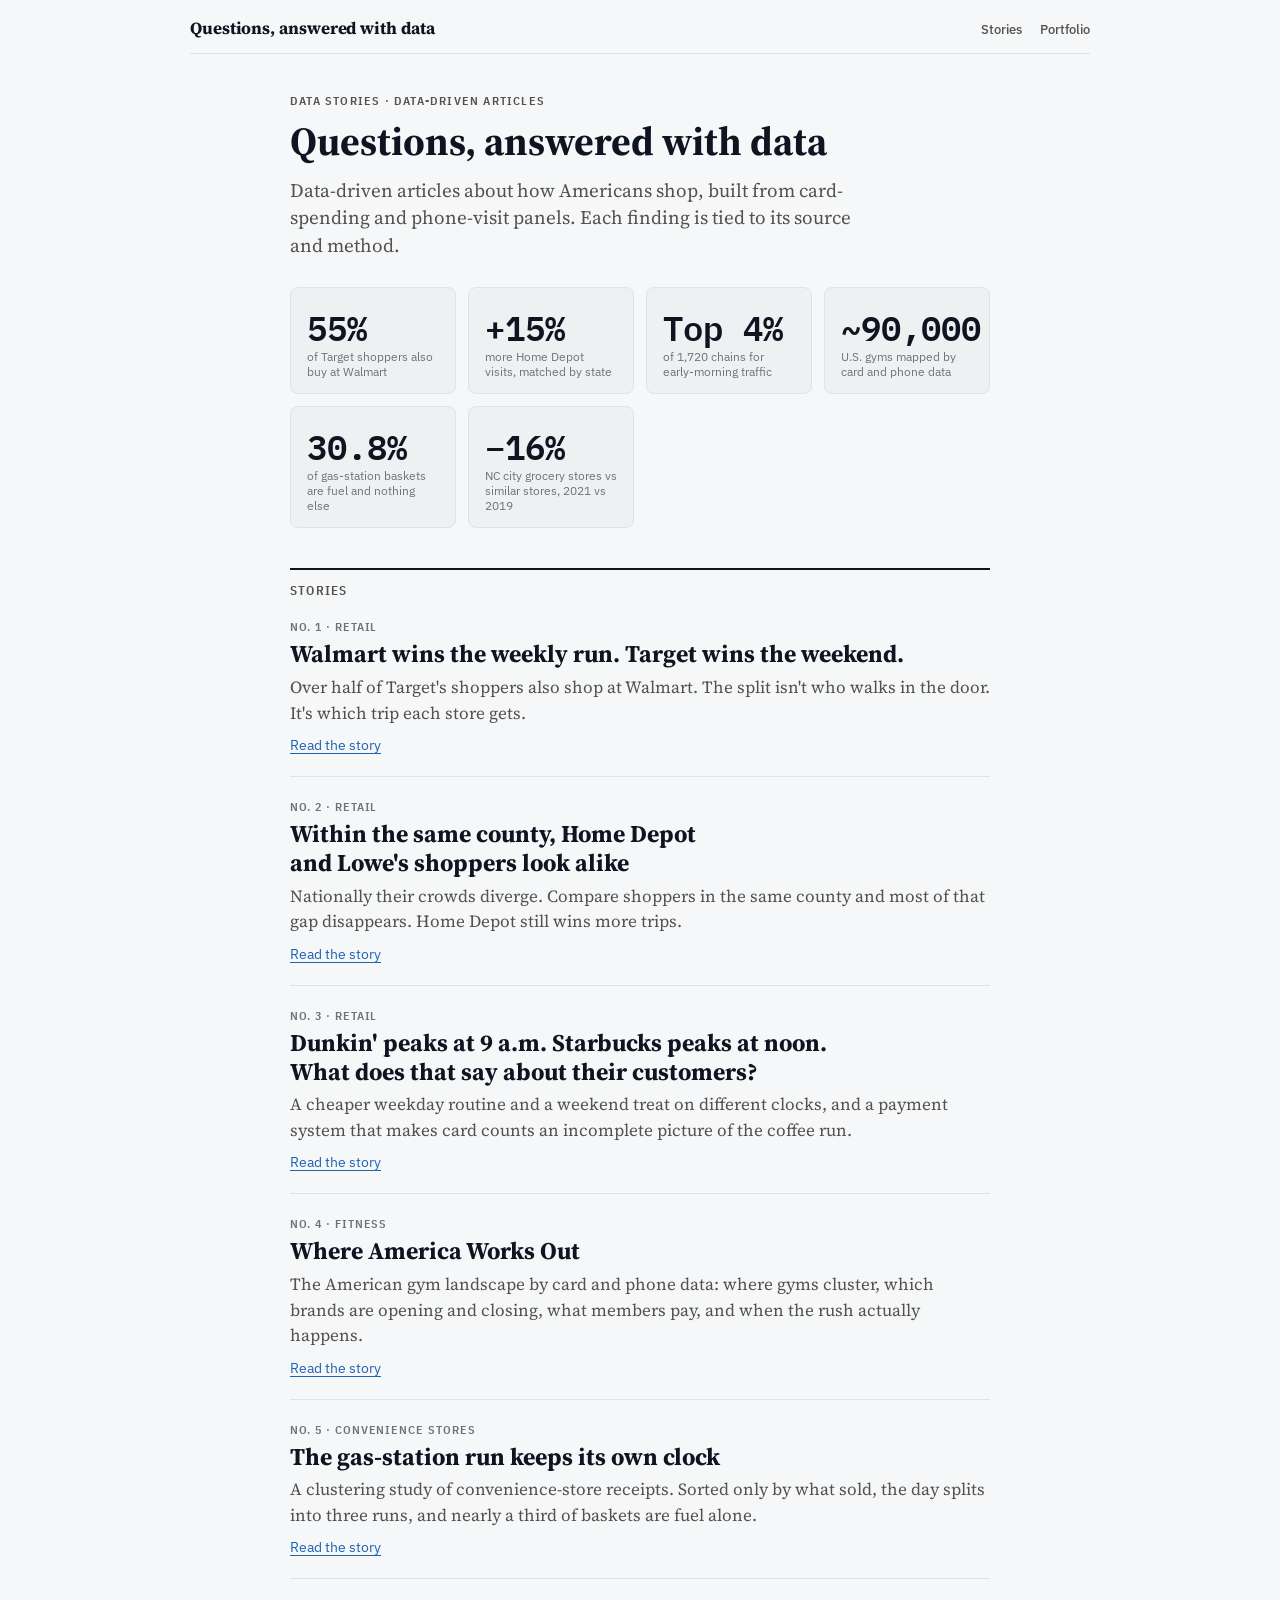
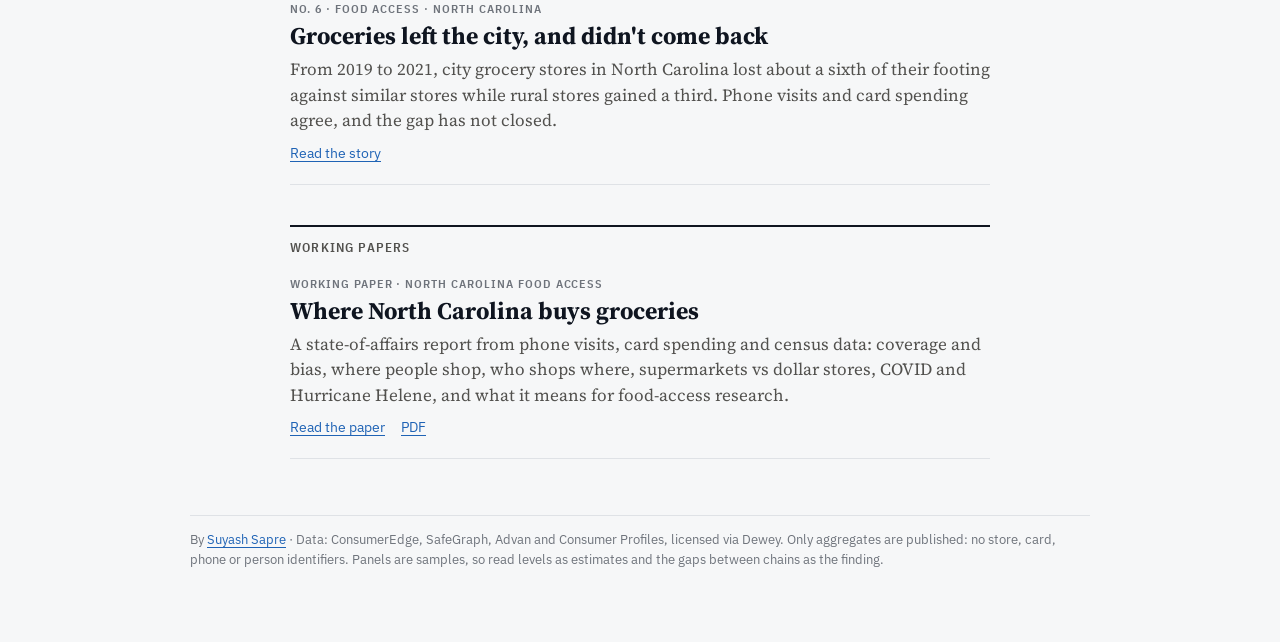
<file: index.html>
<!doctype html>
<html lang="en">
<head>
<meta charset="utf-8">
<meta name="viewport" content="width=device-width,initial-scale=1,viewport-fit=cover">
<title>Questions, Answered with Data</title>
<meta name="description" content="Data-driven articles about how Americans shop, from card-spending and phone-visit panels.">
<link rel="preconnect" href="https://fonts.googleapis.com"><link rel="preconnect" href="https://fonts.gstatic.com" crossorigin>
<link rel="stylesheet" href="https://fonts.googleapis.com/css2?family=IBM+Plex+Mono:wght@400;500;600&family=IBM+Plex+Sans+Condensed:wght@500;600;700&family=IBM+Plex+Sans:ital,wght@0,400;0,500;0,600;1,400&family=Source+Serif+4:ital,opsz,wght@0,8..60,400;0,8..60,600;0,8..60,700;1,8..60,400&display=swap">
<link rel="stylesheet" href="assets/site.css">
</head>
<body>
<header class="site-head"><a class="wordmark" href="index.html">Questions, answered with data</a><nav class="site-links" aria-label="Site"><a href="index.html#stories">Stories</a><a href="https://suyashh77.github.io/suyashsapre_portfolio/">Portfolio</a></nav></header>
<main class="index">
  <div class="intro"><div class="kicker">Data stories · data-driven articles</div>
  <h1>Questions, answered with data</h1>
  <p class="dek">Data-driven articles about how Americans shop, built from card-spending and phone-visit panels. Each finding is tied to its source and method.</p></div>
  <div class="hook stat-row">
    <a class="stat" href="walmart-vs-target/index.html"><div class="value">55%</div><div class="sub">of Target shoppers also buy at Walmart</div></a>
    <a class="stat" href="home-depot-vs-lowes/index.html"><div class="value">+15%</div><div class="sub">more Home Depot visits, matched by state</div></a>
    <a class="stat" href="dunkin-vs-starbucks/index.html"><div class="value">Top 4%</div><div class="sub">of 1,720 chains for early-morning traffic</div></a>
    <a class="stat" href="gyms/index.html"><div class="value">~90,000</div><div class="sub">U.S. gyms mapped by card and phone data</div></a>
    <a class="stat" href="gas-station-run/index.html"><div class="value">30.8%</div><div class="sub">of gas-station baskets are fuel and nothing else</div></a>
    <a class="stat" href="covid-groceries/index.html"><div class="value">−16%</div><div class="sub">NC city grocery stores vs similar stores, 2021 vs 2019</div></a>
  </div>
  <section class="shelf" id="stories"><h2>Stories</h2>
    <article class="entry"><div class="n">No. 1 · Retail</div>
      <h3><a href="walmart-vs-target/index.html">Walmart wins the weekly run. Target wins the weekend.</a></h3><p>Over half of Target&#x27;s shoppers also shop at Walmart. The split isn&#x27;t who walks in the door. It&#x27;s which trip each store gets.</p>
      <div class="links"><a href="walmart-vs-target/index.html">Read the story</a></div></article>
    <article class="entry"><div class="n">No. 2 · Retail</div>
      <h3><a href="home-depot-vs-lowes/index.html">Within the same county, Home Depot and Lowe&#x27;s shoppers look alike</a></h3><p>Nationally their crowds diverge. Compare shoppers in the same county and most of that gap disappears. Home Depot still wins more trips.</p>
      <div class="links"><a href="home-depot-vs-lowes/index.html">Read the story</a></div></article>
    <article class="entry"><div class="n">No. 3 · Retail</div>
      <h3><a href="dunkin-vs-starbucks/index.html">Dunkin&#x27; peaks at 9 a.m. Starbucks peaks at noon. What does that say about their customers?</a></h3><p>A cheaper weekday routine and a weekend treat on different clocks, and a payment system that makes card counts an incomplete picture of the coffee run.</p>
      <div class="links"><a href="dunkin-vs-starbucks/index.html">Read the story</a></div></article>
    <article class="entry"><div class="n">No. 4 · Fitness</div>
      <h3><a href="gyms/index.html">Where America Works Out</a></h3><p>The American gym landscape by card and phone data: where gyms cluster, which brands are opening and closing, what members pay, and when the rush actually happens.</p>
      <div class="links"><a href="gyms/index.html">Read the story</a></div></article>
    <article class="entry"><div class="n">No. 5 · Convenience stores</div>
      <h3><a href="gas-station-run/index.html">The gas-station run keeps its own clock</a></h3><p>A clustering study of convenience-store receipts. Sorted only by what sold, the day splits into three runs, and nearly a third of baskets are fuel alone.</p>
      <div class="links"><a href="gas-station-run/index.html">Read the story</a></div></article>
    <article class="entry"><div class="n">No. 6 · Food access · North Carolina</div>
      <h3><a href="covid-groceries/index.html">Groceries left the city, and didn&#x27;t come back</a></h3><p>From 2019 to 2021, city grocery stores in North Carolina lost about a sixth of their footing against similar stores while rural stores gained a third. Phone visits and card spending agree, and the gap has not closed.</p>
      <div class="links"><a href="covid-groceries/index.html">Read the story</a></div></article>
  </section>
  <section class="shelf" id="papers"><h2>Working papers</h2>
    <article class="entry"><div class="n">Working paper · North Carolina food access</div>
      <h3><a href="papers/nc-grocery-2026/index.html">Where North Carolina buys groceries</a></h3><p>A state-of-affairs report from phone visits, card spending and census data: coverage and bias, where people shop, who shops where, supermarkets vs dollar stores, COVID and Hurricane Helene, and what it means for food-access research.</p>
      <div class="links"><a href="papers/nc-grocery-2026/index.html">Read the paper</a><a href="papers/nc-grocery-2026/Where_North_Carolina_Buys_Groceries.pdf">PDF</a></div></article>
  </section>
</main>
<footer class="site-foot">By <a href="https://suyashh77.github.io/suyashsapre_portfolio/">Suyash Sapre</a> · Data: ConsumerEdge, SafeGraph, Advan and Consumer Profiles, licensed via Dewey. Only aggregates are published: no store, card, phone or person identifiers. Panels are samples, so read levels as estimates and the gaps between chains as the finding.</footer>
</body>
</html>
</file>
<file: assets/site.css>
/* Questions, answered with data: one stylesheet for every page on the site.
   Pages set their pair colours (--a, --b) inline; everything else comes from here. */

:root{
  color-scheme:light;
  --bg:#f6f7f8; --surface:#fcfcfb; --sunk:#eef0f2; --ink:#0f1520; --muted:#52514e; --faint:#6e737b;
  --rule:#dfe2e6; --grid:#eceef1; --accent:#2a78d6; --accent-ink:#1f63b5;
  --ctx:#b4b8bf; --ctx-strong:#8a8f98; --note:#0f1520;
  --a:#2a78d6; --b:#eb6834;
  --serif:"Source Serif 4",Georgia,"Times New Roman",serif;
  --body:"IBM Plex Sans",system-ui,-apple-system,"Segoe UI",sans-serif;
  --display:"IBM Plex Sans Condensed","Arial Narrow",system-ui,sans-serif;
  --mono:"IBM Plex Mono",ui-monospace,SFMono-Regular,Menlo,monospace;
  --prose:700px; --page:900px; --wide:1200px;
}
@media (prefers-color-scheme: dark){
  :root:not([data-theme="light"]){
    color-scheme:dark;
    --bg:#121315; --surface:#1a1b1d; --sunk:#202226; --ink:#f3f4f6; --muted:#c3c2b7; --faint:#9a9da4;
    --rule:#2d2f33; --grid:#26282c; --accent:#5b9cf0; --accent-ink:#7fb2f5;
    --ctx:#4d5157; --ctx-strong:#7a7e85; --note:#f3f4f6;
  }
}
:root[data-theme="dark"]{
  color-scheme:dark;
  --bg:#121315; --surface:#1a1b1d; --sunk:#202226; --ink:#f3f4f6; --muted:#c3c2b7; --faint:#9a9da4;
  --rule:#2d2f33; --grid:#26282c; --accent:#5b9cf0; --accent-ink:#7fb2f5;
  --ctx:#4d5157; --ctx-strong:#7a7e85; --note:#f3f4f6;
}

/* ---------- base ---------- */
*{box-sizing:border-box}
html{-webkit-text-size-adjust:100%}
body{margin:0;background:var(--bg);color:var(--ink);font:16px/1.55 var(--body);padding-inline:16px;padding-block:0 72px}
img{max-width:100%}
[hidden]{display:none!important}
a{color:var(--accent-ink);text-underline-offset:3px}
a:focus-visible,button:focus-visible,select:focus-visible,input:focus-visible{outline:2px solid var(--accent);outline-offset:2px}
h1,h2,h3{text-wrap:balance}
.num{font-family:var(--mono);font-variant-numeric:tabular-nums;font-size:.94em}
@media (prefers-reduced-motion:reduce){*{transition:none!important;scroll-behavior:auto!important}}

/* ---------- site header (every page) ---------- */
.site-head{max-width:var(--page);margin:0 auto;display:flex;flex-wrap:wrap;align-items:baseline;justify-content:space-between;gap:8px 20px;padding-block:18px 14px;border-bottom:1px solid var(--rule)}
.site-head.wide{max-width:var(--wide)}
.wordmark{font:700 17px/1.2 var(--serif);color:var(--ink);text-decoration:none;letter-spacing:-.005em}
.wordmark:hover{color:var(--accent-ink)}
.site-links{display:flex;flex-wrap:wrap;gap:4px 18px;font:500 13px/1.4 var(--body)}
.site-links a{color:var(--muted);text-decoration:none}
.site-links a:hover,.site-links a[aria-current="page"]{color:var(--ink);text-decoration:underline}

/* story view switch: Story | Every chart */
.view-switch{margin:16px 0 0;display:flex;gap:2px;width:max-content;max-width:100%;padding:3px;border:1px solid var(--rule);border-radius:8px;background:var(--surface)}
.view-switch a{font:600 13px/1 var(--body);padding:8px 12px;border-radius:5px;color:var(--muted);text-decoration:none;white-space:nowrap}
.view-switch a:hover{color:var(--ink)}
.view-switch a[aria-current="page"]{background:var(--ink);color:var(--bg)}
.switch-row{max-width:var(--prose);margin:0 auto}

/* ---------- masthead (articles, chart pages, explorers) ---------- */
.masthead,header.top{max-width:var(--prose);margin:0 auto;padding-block:36px 18px;border-bottom:1px solid var(--rule);display:grid;gap:12px}
.masthead.wide{max-width:var(--wide)}
.kicker,.eyebrow{font:600 12px/1.2 var(--display);letter-spacing:.1em;text-transform:uppercase;color:var(--muted)}
.hed,header.top h1{font:700 clamp(28px,4.2vw,38px)/1.12 var(--serif);margin:0;letter-spacing:-.01em}
.dek,header.top .lede{font:italic 400 19px/1.45 var(--serif);color:var(--muted);margin:0;text-wrap:pretty;max-width:62ch}
.byline{font:500 13px var(--body);color:var(--faint)}
.stack{font:12px var(--body);color:var(--faint);margin-top:3px}
.stack b{font-weight:600;color:var(--muted)}
.key{display:flex;flex-wrap:wrap;gap:8px 16px;font:14px var(--body);color:var(--muted);align-items:center}
.sw{display:inline-block;width:12px;height:12px;border-radius:3px;margin-right:6px;vertical-align:-1px}
nav.toc{display:flex;flex-wrap:wrap;gap:6px 14px;font:14px var(--body)}
nav.toc a{color:var(--muted);text-decoration:none;border-bottom:1px solid var(--rule)}
nav.toc a:hover{color:var(--ink)}

/* ---------- article + chart-page body ---------- */
.article,.wrap{max-width:var(--page);margin:0 auto}
.prose{max-width:var(--prose);margin:0 auto}
.prose p{font:400 19px/1.62 var(--serif);margin:22px 0 0;text-wrap:pretty}
.prose .num,.explain .num{font-family:var(--serif);font-size:1em;font-variant-numeric:lining-nums tabular-nums}
.prose .q{font-weight:700}
h2.part{max-width:var(--page);font:600 13px/1 var(--display);letter-spacing:.09em;text-transform:uppercase;color:var(--muted);margin:52px auto 0;padding-top:14px;border-top:2px solid var(--ink)}

/* stories written as a plain <article> (gyms): same prose column and section labels */
.wrap > article > p{max-width:var(--prose);margin:22px auto 0;font:400 19px/1.62 var(--serif);text-wrap:pretty}
.wrap > article > h2,.wrap > h2:not(.part){max-width:var(--page);font:600 13px/1 var(--display);letter-spacing:.09em;text-transform:uppercase;color:var(--muted);margin:52px auto 0;padding-top:14px;border-top:2px solid var(--ink)}
.method{max-width:var(--prose);margin:52px auto 0;border-top:1px solid var(--rule);padding-top:14px;font:14px/1.55 var(--body);color:var(--muted)}
.method h2{font:600 13px var(--display);letter-spacing:.09em;text-transform:uppercase;margin:0 0 6px;color:var(--ink);border:0;padding:0}
.method p{margin:8px 0 0;font:inherit;max-width:none}

figure{margin:30px auto 10px;max-width:var(--page);border-top:2px solid var(--ink);padding:12px 0 0}
figure h3{font:600 20px/1.25 var(--display);margin:0}
.read{font:14px/1.5 var(--body);color:var(--muted);margin:6px 0 0}
.chart{margin-top:10px;position:relative}
.chart svg{display:block;width:100%;height:auto;overflow:visible}
.legend{display:flex;flex-wrap:wrap;gap:6px 16px;font:13px var(--body);color:var(--muted);margin-top:8px}
.explain{margin:14px 0 0;max-width:var(--prose)}
.explain p{font:400 17px/1.6 var(--serif);margin:10px 0 0}
.explain b{font-weight:600}
.src{font:12.5px/1.5 var(--body);color:var(--faint);margin-top:10px}
.callout{font:14px var(--body);background:var(--sunk);border-left:3px solid var(--ink);padding:8px 12px;margin-top:12px}
sup.ref{font:600 11px var(--body);color:var(--muted)}
sup.ref a{color:inherit;text-decoration:none}
.sources{max-width:var(--prose);margin:52px auto 0;border-top:1px solid var(--rule);padding-top:14px;font:14px/1.55 var(--body);color:var(--muted)}
.sources h2{font:600 13px var(--display);letter-spacing:.09em;text-transform:uppercase;margin:0 0 6px;color:var(--ink)}
.sources ol{margin:8px 0 0;padding-left:20px}
.sources li{margin:6px 0 0}
.sources p{margin:12px 0 0}
.wrap > footer{margin:48px auto 0;font:13px/1.55 var(--body);color:var(--faint);max-width:var(--prose)}

/* ---------- chart marks (d3 pages) ---------- */
.axis text{fill:var(--muted);font:12px var(--body)}
.axis path,.axis line{stroke:var(--rule)}
.grid line{stroke:var(--grid)}
.grid path{display:none}
.lab{fill:var(--ink);font:500 12px var(--body)}
.lab.muted{fill:var(--faint);font-weight:400}
.lab.small{font-size:11px}
.lab.strong{font-weight:700}
.halo,.ann{paint-order:stroke;stroke:var(--surface);stroke-width:3px;stroke-linejoin:round}
.grp{fill:var(--muted);font:600 11px var(--display);letter-spacing:.08em;text-transform:uppercase}
.note text,.ann{fill:var(--note);font:600 12px var(--body)}
.note line,.note path,.leader{stroke:var(--note);stroke-width:1;fill:none}
.ann.muted{fill:var(--muted);font-weight:400}
.ann.small{font-size:11px;font-weight:500;fill:var(--muted)}
.ann.strong{font-weight:700}
line.ref{stroke:var(--ctx-strong);stroke-dasharray:3 3}
.reflab{fill:var(--muted);font:12px var(--body)}
.ctxline{stroke:var(--ctx)}
.hit{fill:transparent}
.heat text{font:12px var(--body)}
.zero{stroke:var(--muted);stroke-width:1}
.tip{position:absolute;pointer-events:none;background:var(--ink);color:var(--bg);font:13px/1.4 var(--body);padding:6px 9px;border-radius:6px;white-space:nowrap;opacity:0;transform:translate(-50%,-110%);z-index:3}
.tip b{font-weight:600}

/* ---------- explorers: panels and controls ---------- */
.explorer{max-width:var(--wide);margin:0 auto}
.panel{background:var(--surface);border:1px solid var(--rule);border-radius:10px;padding:20px}
.panel h2,.panel h3{font:600 20px/1.25 var(--display);margin:0}
.panel-note,.note-text{font:13px/1.5 var(--body);color:var(--muted)}
.controls{display:flex;flex-wrap:wrap;gap:12px;align-items:flex-end}
.field{display:grid;gap:5px;min-width:0}
.field > label,.field > legend,.controls label{font:600 11px/1.2 var(--display);letter-spacing:.08em;text-transform:uppercase;color:var(--muted)}
select,input[type=search],input[type=text]{font:14px var(--body);color:var(--ink);background:var(--surface);border:1px solid var(--rule);border-radius:6px;padding:8px 10px;min-height:38px;max-width:100%}
select:hover,input:hover{border-color:var(--ctx-strong)}
.btn{font:600 13px var(--body);color:var(--ink);background:var(--surface);border:1px solid var(--rule);border-radius:6px;padding:8px 12px;cursor:pointer}
.btn:hover{border-color:var(--ink)}
.chip{font:500 12px var(--body);color:var(--muted);background:var(--surface);border:1px solid var(--rule);border-radius:99px;padding:6px 11px;cursor:pointer}
.chip:hover{border-color:var(--ctx-strong);color:var(--ink)}
.chip.on,.chip[aria-pressed="true"]{background:var(--ink);border-color:var(--ink);color:var(--bg)}
.stat-row{display:grid;grid-template-columns:repeat(auto-fit,minmax(160px,1fr));gap:12px}
.stat{padding:14px 16px;border:1px solid var(--rule);border-radius:8px;background:var(--surface)}
.stat .label{font:600 11px/1.2 var(--display);letter-spacing:.08em;text-transform:uppercase;color:var(--muted)}
.stat .value{font:600 26px/1.15 var(--mono);font-variant-numeric:tabular-nums;margin-top:6px}
.stat .sub{font:12px var(--body);color:var(--faint);margin-top:2px}

/* Hook stats: the story's strongest numbers, shown before any prose so the finding lands in the first screen. */
.hook{max-width:900px;margin:20px auto 6px}
.hook .stat{background:var(--sunk)}
.hook .value{font-size:clamp(24px,3.2vw,34px)}
.hook a.stat{display:block;text-decoration:none;color:inherit;transition:border-color .15s}
.hook a.stat:hover{border-color:var(--ink)}
.table-wrap{overflow-x:auto;border:1px solid var(--rule);border-radius:8px}
table{border-collapse:collapse;width:100%;font:13px var(--body)}
th{text-align:left;font:600 11px var(--display);letter-spacing:.06em;text-transform:uppercase;color:var(--muted);background:var(--sunk);position:sticky;top:0}
th,td{padding:8px 12px;border-bottom:1px solid var(--rule)}
td.num,th.num{text-align:right;font-family:var(--mono);font-variant-numeric:tabular-nums}

/* ---------- index page ---------- */
.index{max-width:var(--prose);margin:0 auto}
.index .intro{padding-block:40px 8px}
.index h1{font:700 clamp(30px,5vw,40px)/1.1 var(--serif);margin:10px 0 0}
.index .dek{font-style:normal;margin-top:14px}
.shelf{margin-top:40px}
.shelf > h2{font:600 13px/1 var(--display);letter-spacing:.09em;text-transform:uppercase;color:var(--muted);margin:0;padding-top:14px;border-top:2px solid var(--ink)}
.entry{padding-block:22px;border-bottom:1px solid var(--rule);display:grid;gap:6px}
.entry .n{font:600 12px var(--display);letter-spacing:.08em;text-transform:uppercase;color:var(--faint)}
.entry h3{font:700 24px/1.2 var(--serif);margin:0}
.entry h3 a{color:inherit;text-decoration:none}
.entry h3 a:hover{text-decoration:underline}
.entry p{margin:0;color:var(--muted);font:400 17px/1.5 var(--serif)}
.entry .links{font:14px var(--body);display:flex;flex-wrap:wrap;gap:16px;margin-top:4px}

.site-foot{max-width:var(--page);margin:56px auto 0;padding-top:14px;border-top:1px solid var(--rule);font:13px/1.55 var(--body);color:var(--faint)}
.site-foot.wide{max-width:var(--wide)}

@media (max-width:560px){
  figure h3{font-size:18px}
  .prose p{font-size:18px}
  .dek,header.top .lede{font-size:19px}
  .panel{padding:14px}
}
</file>
